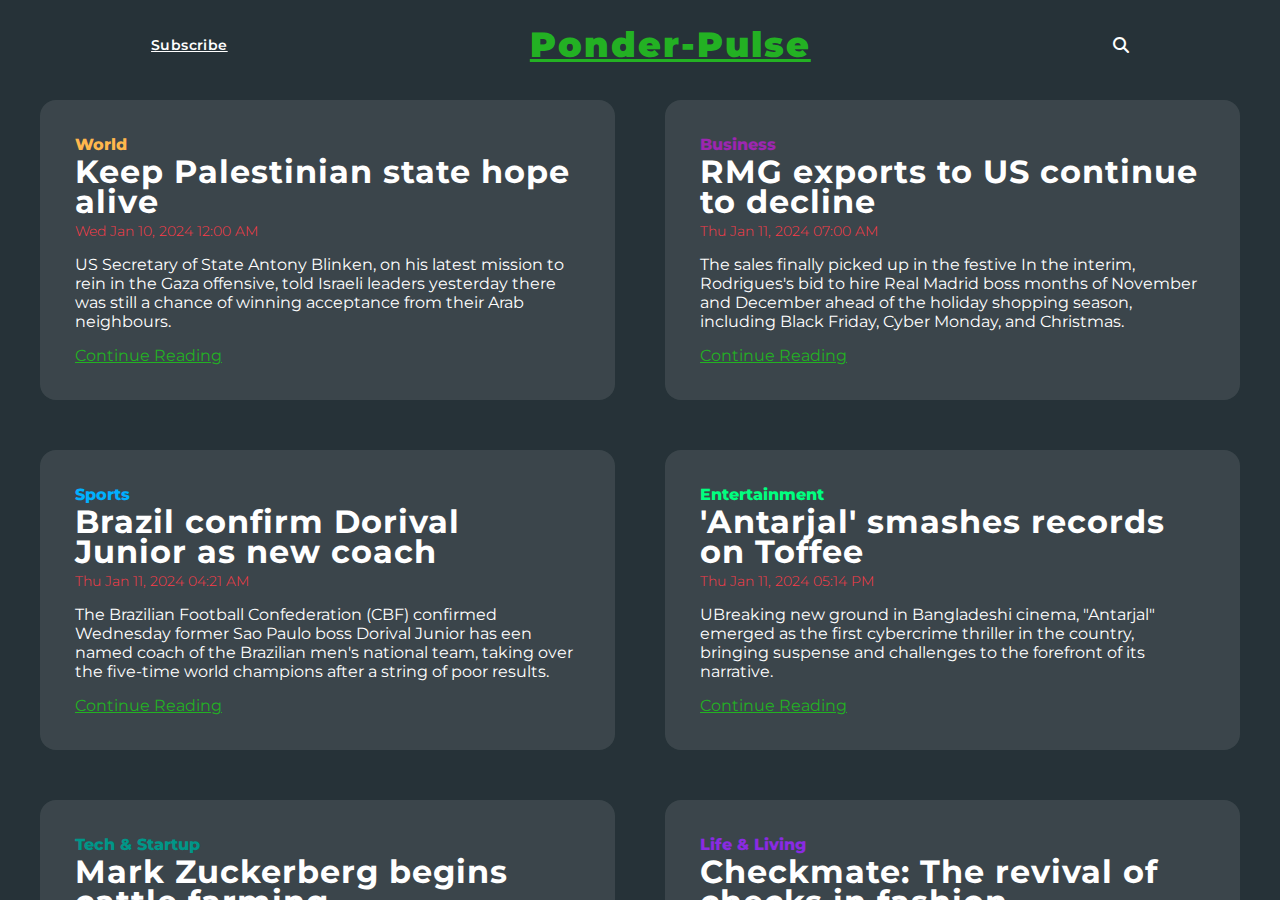
<file: index.html>
<!DOCTYPE html>
<html lang="en">
  <head>
    <meta charset="UTF-8" />
    <meta name="viewport" content="width=device-width, initial-scale=1.0" />
    <title>Ponder-Pulse</title>
    <link rel="preconnect" href="https://fonts.googleapis.com" />
    <link rel="preconnect" href="https://fonts.gstatic.com" crossorigin />
    <link
      href="https://fonts.googleapis.com/css2?family=Montserrat:wght@400;500;600;700;800;900&display=swap"
      rel="stylesheet"
    />
    <link rel="stylesheet" href="style.css" />
    <link
      rel="stylesheet"
      href="https://cdnjs.cloudflare.com/ajax/libs/font-awesome/6.5.1/css/all.min.css"
    />
    <link rel="icon" href="img/blog-solid.svg" type="image/svg" />
  </head>
  <body>
    <div id="wrapper">
      <header>
        <a href="">Subscribe</a>
        <h1>Ponder-Pulse</h1>
        <p class="search">
          <i class="fa-solid fa-magnifying-glass"></i>
        </p>
      </header>

      <section class="container">
        <div class="box box1">
          <p class="category">World</p>
          <h2 class="blog-head">Keep Palestinian state hope alive</h2>
          <p class="date">Wed Jan 10, 2024 12:00 AM</p>
          <p class="desc">
            US Secretary of State Antony Blinken, on his latest mission to rein
            in the Gaza offensive, told Israeli leaders yesterday there was
            still a chance of winning acceptance from their Arab neighbours.
          </p>
          <div class="cont">
            <a href="/world.html">Continue Reading</a>
          </div>
        </div>
        <div class="box box2">
            <p class="category">Business</p>
          <h2 class="blog-head">RMG exports to US continue to decline</h2>
          <p class="date">Thu Jan 11, 2024 07:00 AM</p>
          <p class="desc">
            The sales finally picked up in the festive In the interim, Rodrigues's bid to hire Real Madrid boss months of November and December ahead of the holiday shopping season, including Black Friday, Cyber Monday, and Christmas.
          </p>
          <div class="cont">
            <a href="world.html">Continue Reading</a>
          </div>
        </div>
        <div class="box box3">
            <p class="category">Sports</p>
          <h2 class="blog-head">Brazil confirm Dorival Junior as new coach</h2>
          <p class="date">Thu Jan 11, 2024 04:21 AM
        </p>
          <p class="desc">
            The Brazilian Football Confederation (CBF) confirmed Wednesday former Sao Paulo boss Dorival Junior has een named coach of the Brazilian men's national team, taking over the five-time world champions after a string of poor results.
          </p>
          <div class="cont">
            <a href="http://127.0.0.1:5500/world.html">Continue Reading</a>
          </div>
        </div>
        <div class="box box4">
            <p class="category">Entertainment</p>
          <h2 class="blog-head">'Antarjal' smashes records on Toffee</h2>
          <p class="date">Thu Jan 11, 2024 05:14 PM
        </p>
          <p class="desc">
            UBreaking new ground in Bangladeshi cinema, "Antarjal" emerged as the first cybercrime thriller in the country, bringing suspense and challenges to the forefront of its narrative.
          </p>
          <div class="cont">
            <a href="http://127.0.0.1:5500/world.html">Continue Reading</a>
          </div>
        </div>
        <div class="box box5">
            <p class="category">Tech & Startup</p>
          <h2 class="blog-head">Mark Zuckerberg begins cattle farming</h2>
          <p class="date">Wed Jan 10, 2024 01:52 PM
        </p>
          <p class="desc">
            Mark Zuckerberg, CEO of Meta, has undertaken cattle-raising at Ko'olau Ranch, Kauai, Hawaii in a goal to produce premium quality beef. As per Zuckerberg in a recent Facebook post, the chosen cattle breeds are Wagyu.
          </p>
          <div class="cont">
            <a href="http://127.0.0.1:5500/world.html">Continue Reading</a>
          </div>
        </div>
        <div class="box box6">
            <p class="category">Life & Living</p>
          <h2 class="blog-head">Checkmate: The revival of checks in fashion</h2>
          <p class="date">Sun Dec 31, 2023 02:20 PM
        </p>
          <p class="desc">
            They have been around for the longest time but checks were never this exciting! Once relegated to office shirts and school uniforms before they were reimagined and reinvented in the best way possible, nowadays checks are anything but boring and plain.
          </p>
          <div class="cont">
            <a href="http://127.0.0.1:5500/world.html">Continue Reading</a>
          </div>
        </div>
      </section>
    </div>
  </body>
</html>
</file>
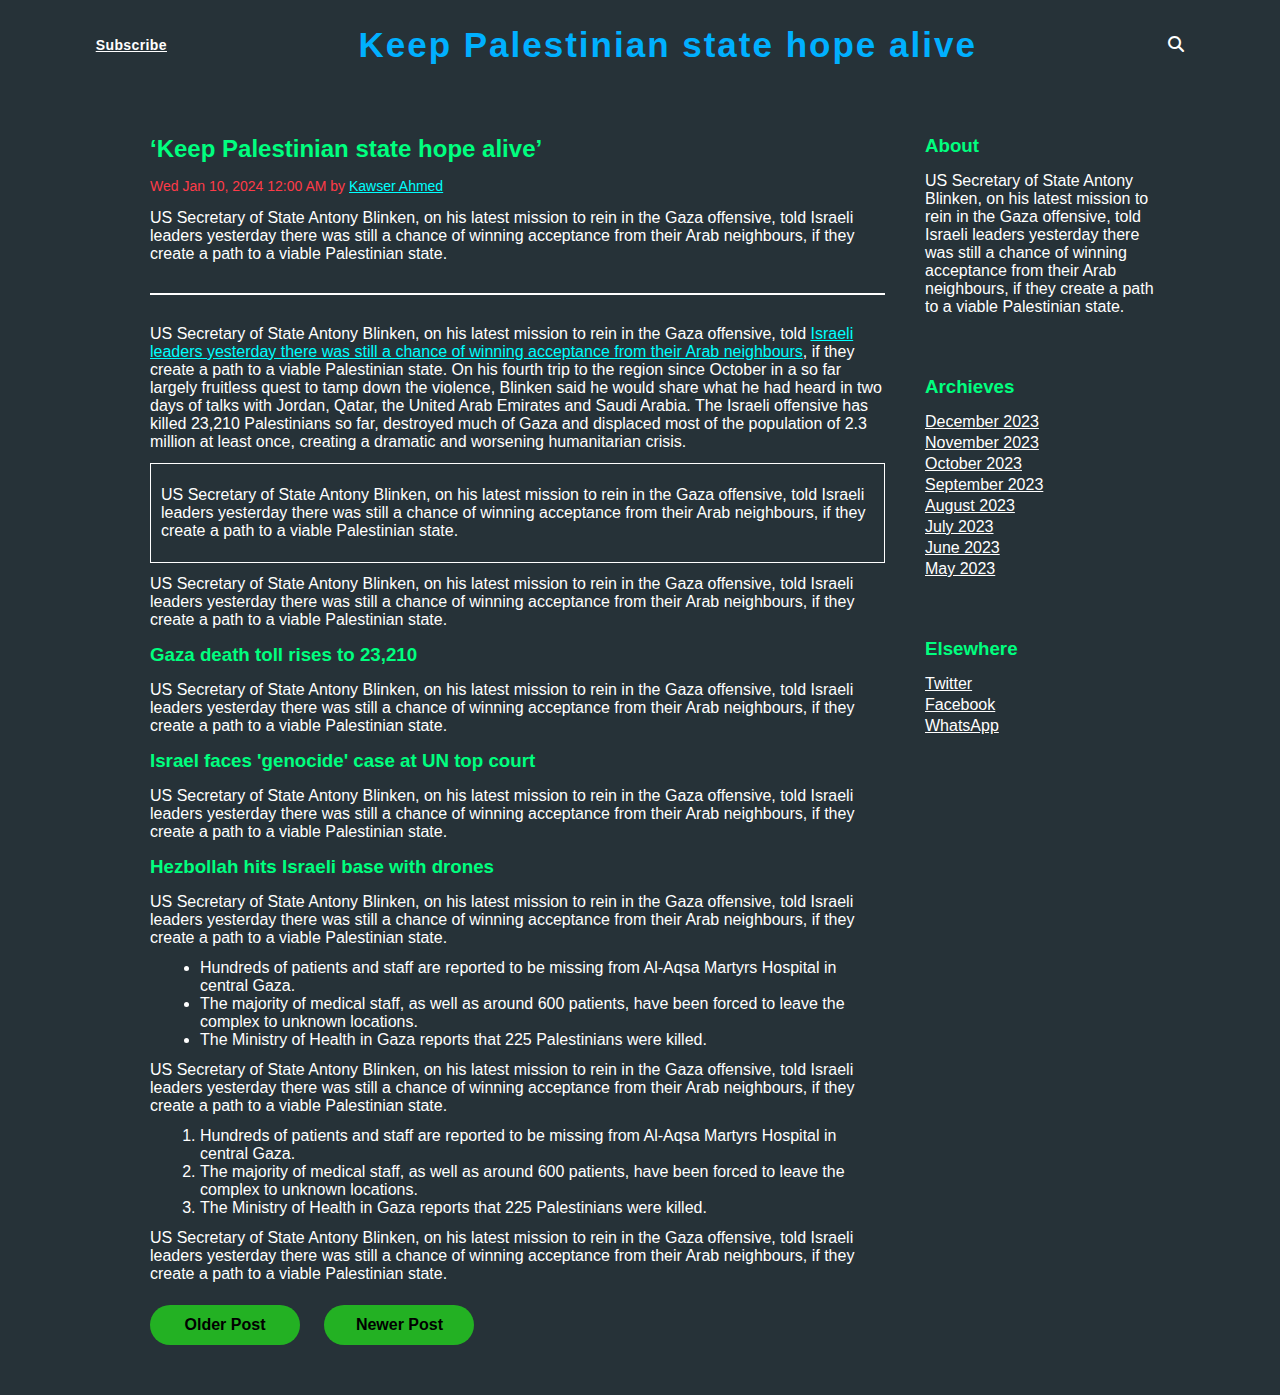
<file: world.html>
<!DOCTYPE html>
<html lang="en">
  <head>
    <meta charset="UTF-8" />
    <meta name="viewport" content="width=device-width, initial-scale=1.0" />
    <title>Keep Palestinian state hope alive</title>
    <link rel="stylesheet" href="world.css" />
    <link
      rel="stylesheet"
      href="https://cdnjs.cloudflare.com/ajax/libs/font-awesome/6.5.1/css/all.min.css"
    />
  </head>
  <body>
    <div class="wrapper">
      <header>
        <a href="">Subscribe</a>
        <h1>Keep Palestinian state hope alive</h1>
        <p class="search">
          <i class="fa-solid fa-magnifying-glass"></i>
        </p>
      </header>
      <section>
        <div class="content">
          <h2>‘Keep Palestinian state hope alive’</h2>
          <p class="post-date">
            Wed Jan 10, 2024 12:00 AM by <span class="">Kawser Ahmed</span>
          </p>
          <p class="text">
            US Secretary of State Antony Blinken, on his latest mission to rein
            in the Gaza offensive, told Israeli leaders yesterday there was
            still a chance of winning acceptance from their Arab neighbours, if
            they create a path to a viable Palestinian state.
          </p>
          <br />
          <hr />
          <p class="text">
            <br />
            US Secretary of State Antony Blinken, on his latest mission to rein
            in the Gaza offensive, told <span>Israeli leaders yesterday there was
            still a chance of winning acceptance from their Arab neighbours</span>, if
            they create a path to a viable Palestinian state. On his fourth trip
            to the region since October in a so far largely fruitless quest to
            tamp down the violence, Blinken said he would share what he had
            heard in two days of talks with Jordan, Qatar, the United Arab
            Emirates and Saudi Arabia. The Israeli offensive has killed 23,210
            Palestinians so far, destroyed much of Gaza and displaced most of
            the population of 2.3 million at least once, creating a dramatic and
            worsening humanitarian crisis.
          </p>

          <div class="borderText">
            <p class="text">
              US Secretary of State Antony Blinken, on his latest mission to rein
              in the Gaza offensive, told Israeli leaders yesterday there was
              still a chance of winning acceptance from their Arab neighbours, if
              they create a path to a viable Palestinian state.
            </p>
          </div>
            <p class="text">
              US Secretary of State Antony Blinken, on his latest mission to rein
              in the Gaza offensive, told Israeli leaders yesterday there was
              still a chance of winning acceptance from their Arab neighbours, if
              they create a path to a viable Palestinian state.
            </p>
            <h3>Gaza death toll rises to 23,210</h3>
            <p class="text">
              US Secretary of State Antony Blinken, on his latest mission to rein
              in the Gaza offensive, told Israeli leaders yesterday there was
              still a chance of winning acceptance from their Arab neighbours, if
              they create a path to a viable Palestinian state.
            </p>
            <h3>Israel faces 'genocide' case at UN top court</h3>
            <p class="text">
              US Secretary of State Antony Blinken, on his latest mission to rein
              in the Gaza offensive, told Israeli leaders yesterday there was
              still a chance of winning acceptance from their Arab neighbours, if
              they create a path to a viable Palestinian state.
            </p>
            <h3>Hezbollah hits Israeli base with drones</h3>
            <p class="text">
              US Secretary of State Antony Blinken, on his latest mission to rein
              in the Gaza offensive, told Israeli leaders yesterday there was
              still a chance of winning acceptance from their Arab neighbours, if
              they create a path to a viable Palestinian state.
            </p>
            <ul>
              <li>Hundreds of patients and staff are reported to be missing from Al-Aqsa Martyrs Hospital in central Gaza.</li>
              <li>The majority of medical staff, as well as around 600 patients, have been forced to leave the complex to unknown locations.</li>
              <li>The Ministry of Health in Gaza reports that 225 Palestinians were killed.</li>
            </ul>
            <p class="text">
              US Secretary of State Antony Blinken, on his latest mission to rein
              in the Gaza offensive, told Israeli leaders yesterday there was
              still a chance of winning acceptance from their Arab neighbours, if
              they create a path to a viable Palestinian state.
            </p>
            <ol>
              <li>Hundreds of patients and staff are reported to be missing from Al-Aqsa Martyrs Hospital in central Gaza.</li>
              <li>The majority of medical staff, as well as around 600 patients, have been forced to leave the complex to unknown locations.</li>
              <li>The Ministry of Health in Gaza reports that 225 Palestinians were killed.</li>
            </ol>
            <p class="text">
              US Secretary of State Antony Blinken, on his latest mission to rein
              in the Gaza offensive, told Israeli leaders yesterday there was
              still a chance of winning acceptance from their Arab neighbours, if
              they create a path to a viable Palestinian state.
            </p>
            <div class="btn">
              <button class="b1">Older Post</button>
              <button>Newer Post</button>
            </div>
        </div>
        <aside>
          <div class="about">
            <h3>About</h3>
            <p class="text">
              US Secretary of State Antony Blinken, on his latest mission to rein
              in the Gaza offensive, told Israeli leaders yesterday there was
              still a chance of winning acceptance from their Arab neighbours, if
              they create a path to a viable Palestinian state.
            </p>
          </div>
          <div class="archieves">
            <h3>Archieves</h3>
            <a href="#">December 2023</a>
            <a href="#">November 2023</a>
            <a href="#">October 2023</a>
            <a href="#">September 2023</a>
            <a href="#">August 2023</a>
            <a href="#">July 2023</a>
            <a href="#">June 2023</a>
            <a href="#">May 2023</a>
          </div>
          <div class="socials">
            <h3>Elsewhere</h3>
            <a href="#">Twitter</a>
            <a href="#">Facebook</a>
            <a href="#">WhatsApp</a>
          </div>
        </aside>
      </section>
    </div>
  </body>
</html>
</file>
<file: style.css>
*{
    margin: 0;
    padding: 0;
    box-sizing: border-box;
    font-family: 'Montserrat', sans-serif;
}

body{
    background: #263238;
}

#wrapper{
height: 100vh;
overflow-x: hidden;
overflow-y: auto;
}

header{
    margin-top: 20px;
    height: 50px;
    display: flex;
    justify-content: space-around;
    align-items: center;
}

header h1{
    font-size: 35px;
    font-weight: 900;
    line-height: 30px;
    letter-spacing: 2px;
    color: #23B123;
    text-decoration: underline;
    cursor: pointer;
}

header a{
    color: #ffffff;
    font-size: 14px;
    font-weight: 600;
    line-height: 16px;
    letter-spacing: 0.4px;
    cursor: pointer;
}

header i{
    color: #ffffff;
    cursor: pointer;
}

section{
    height: 100%;
    width: 1200px;
    margin-top: 30px;
    margin-left: auto;
    margin-right: auto;
    display: grid;
    grid-template: repeat(3, 1fr) / repeat(2, 1fr);
    gap: 50px;
}

.box{
    border-radius: 16px;
    background-color: rgba(242, 248, 247, 0.1);
    padding: 35px;
    transition: transform 0.4s ease;
}

.box:hover{
    transform: scale(1.05);
}

.category{
    font-size: 16px;
    font-weight: 800;
    color: #23B123;
    margin-bottom: 3px;
}

.blog-head{
    font-size: 32px;
    font-weight: 700;
    color: white;
    line-height: 30px;
    letter-spacing: 1px;
}

.date{
    color: #FE3B48;
    font-size: 14px;
    font-weight: 300;
    margin-top: 5px;
    margin-bottom: 15px;
}

.desc{
    color: white;
    font-size: medium;
    line-height: normal;
    letter-spacing: 0.5;
}

.cont{
    margin-top: 15px;
}

.cont a{
    color: #23B123;
}

.container{
    margin-bottom: 300px;
    
}

.box1 .category{
    color: #FFB74D ;
}
.box2 .category{
    color: #9C27B0         ;
}
.box3 .category{
    color: #00B0FF      ;
}
.box4 .category{
    color: #00FF7F     ;
}
.box5 .category{
    color: #009688   ;
}
.box6 .category{
    color: #8A2BE2   ;
}
</file>
<file: world.css>
*{
    margin: 0;
    padding: 0;
    box-sizing: border-box;
    font-family: 'Montserrat', sans-serif;
}

body{
    background: #263238;
}

#wrapper{
height: 100vh;
overflow-x: hidden;
overflow-y: auto;
}

header{
    margin-top: 20px;
    height: 50px;
    display: flex;
    justify-content: space-around;
    align-items: center;
}

header h1{
    font-size: 35px;
    font-weight: 900;
    line-height: 30px;
    letter-spacing: 2px;
    color: #00B0FF;
    cursor: pointer;
}

header a{
    color: #ffffff;
    font-size: 14px;
    font-weight: 600;
    line-height: 16px;
    letter-spacing: 0.4px;
    cursor: pointer;
}

header i{
    color: #ffffff;
    cursor: pointer;
}

section{
    display: grid;
    grid-template-columns: 75% 25%;
    margin-top: 50px;
    grid-auto-rows: auto;
    margin: 50px 150px;
    gap: 40px;
}

section h2, h3{
    margin: 15px 0;
    color: #00FF7F;
} 

.post-date{
    color: #FE3B48;
    font-size: 14px;
    font-weight: 300;
    /* margin-top: 5px;
    margin-bottom: 15px; */
    margin: 15px 0;

}

.text{
    margin: 12px 0;
    color: white;
    font-size: medium;
    line-height: normal;
    letter-spacing: 0.5;
}

span{
    color: aqua;
    text-decoration: underline;
    cursor: pointer;
}

hr{
    border: 0.01px solid white;
}

.borderText{
    border: 0.01px solid white;
    padding: 10px;
}

section ul, ol{
    margin-left: 50px;
    color: white;
}

.btn button{
    border-radius: 20px;
    height: 40px;
    width: 150px;
    /* padding: 10px 20px; */
    background-color: #23B123;
    font-size: 16px;
    font-weight: 700;
    cursor: pointer;
    border: none;
    margin-top: 10px;
    transition: background-color 0.3s ease;
}

.btn button:hover{
    background-color: #FE3B48;
}

section aside .archieves{
    margin: 60px 0;
}

section aside a{
    display: block;
    color: white;
    margin-bottom: 3px;
}

.b1{
    margin-right: 20px;
}
</file>
